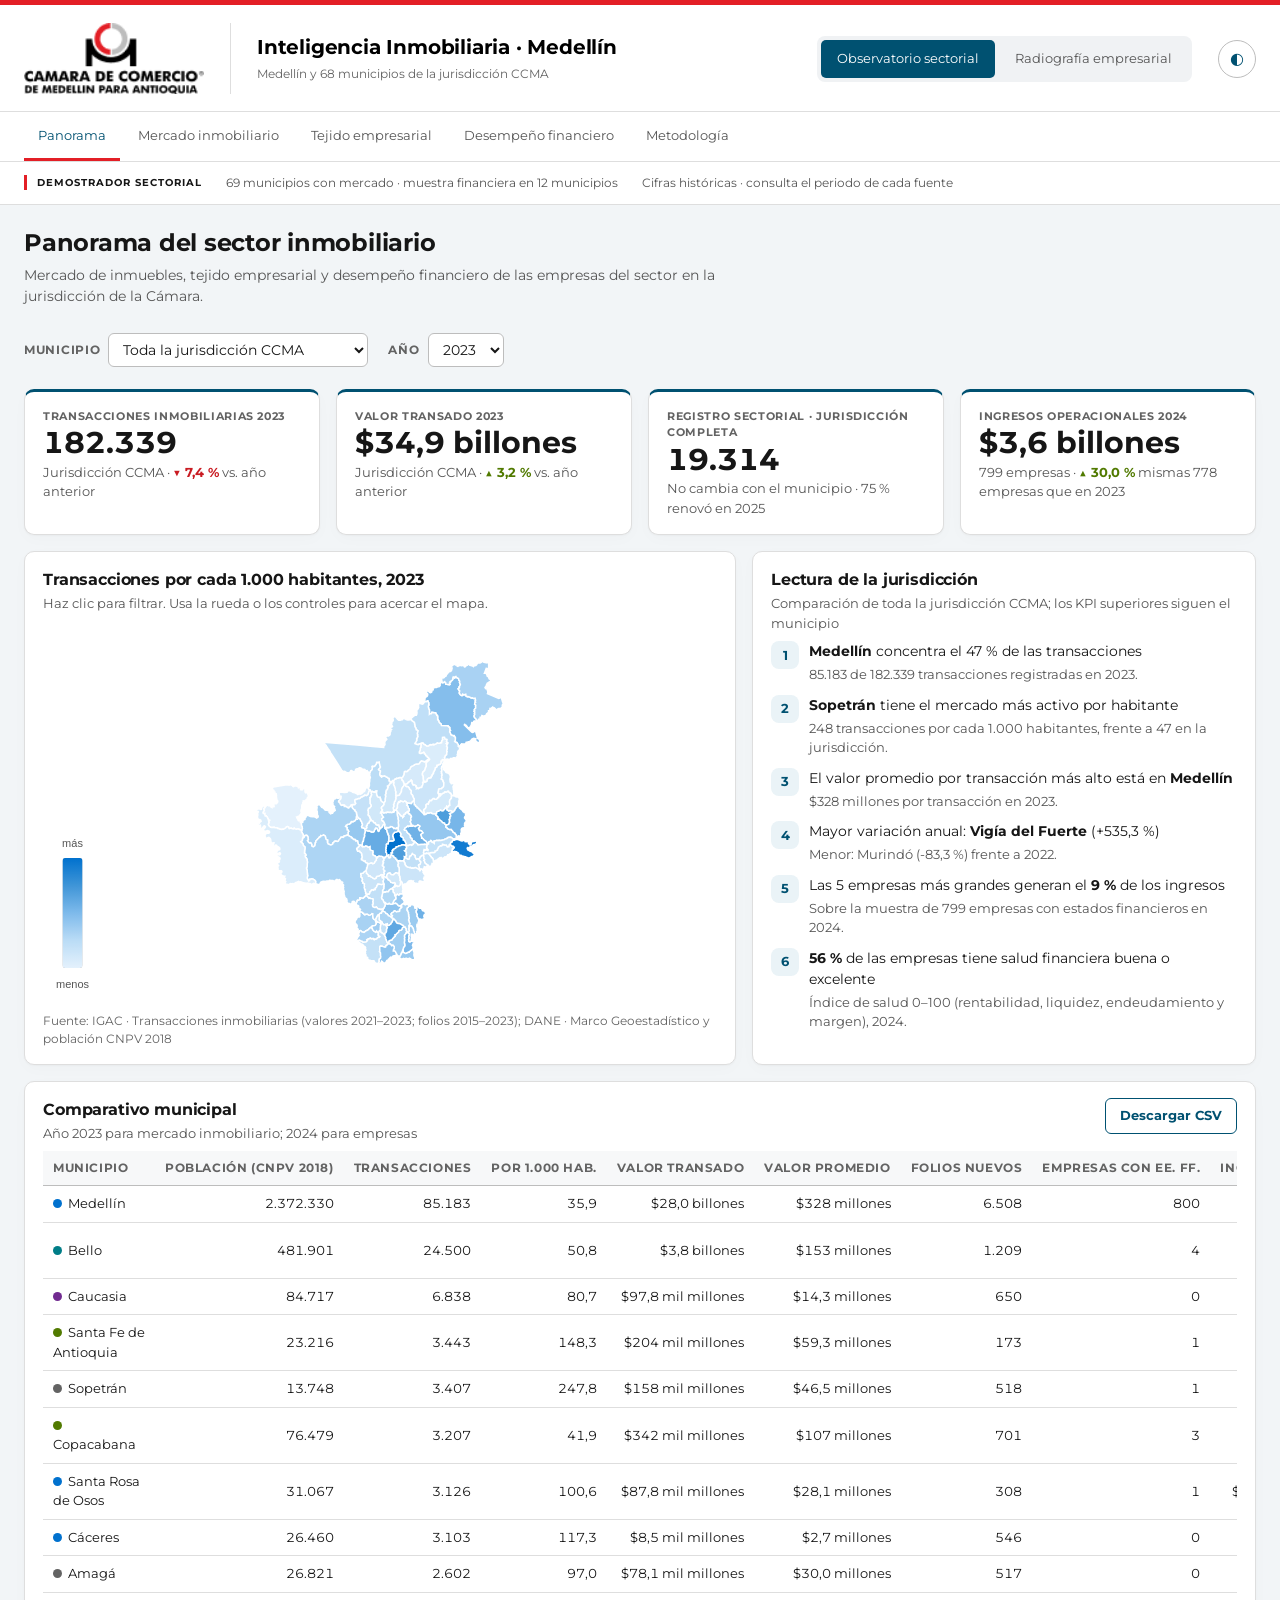
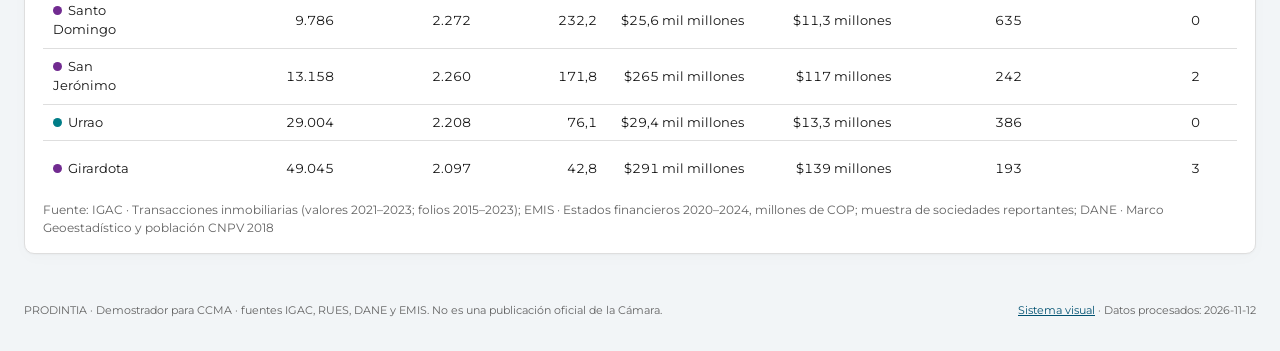
<file: index.html>
<!doctype html>
<html lang="es">
<head>
  <meta charset="utf-8">
  <meta name="viewport" content="width=device-width, initial-scale=1">
  <title>Inteligencia Inmobiliaria · Medellín</title>
  <meta name="description" content="Demostrador de tableros del sector inmobiliario de la jurisdicción de la Cámara de Comercio de Medellín para Antioquia.">
  <link rel="icon" type="image/png" href="assets/ccma_icono_menu_original.svg">
  <link rel="stylesheet" href="assets/ccma-tablero.tokens.css">
  <link rel="stylesheet" href="styles.css">
  <link rel="stylesheet" href="ccma.css">
</head>
<body>
  <header class="encabezado">
    <div class="encabezado-inner">
      <img class="logo" src="assets/ccma_logo_principal_original.png" alt="Cámara de Comercio de Medellín para Antioquia">
      <span class="sep" aria-hidden="true"></span>
      <div class="titulo">
        <h1>Inteligencia Inmobiliaria · Medellín</h1>
        <p>Medellín y 68 municipios de la jurisdicción CCMA</p>
      </div>
      <div class="selector-tablero" role="tablist" aria-label="Tablero">
        <button role="tab" data-tablero="observatorio">Observatorio sectorial</button>
        <button role="tab" data-tablero="radiografia">Radiografía empresarial</button>
      </div>
      <button class="btn-tema" id="btnTema" title="Cambiar tema claro/oscuro" aria-label="Cambiar tema claro/oscuro">◐</button>
    </div>
  </header>

  <nav class="subnav" aria-label="Secciones"><div class="subnav-inner" id="subnav"></div></nav>

  <div class="alcance"><div><b>Demostrador sectorial</b><span>69 municipios con mercado · muestra financiera en 12 municipios</span><span>Cifras históricas · consulta el periodo de cada fuente</span></div></div>
  <main id="vista" tabindex="-1"></main>

  <footer class="pie">
    <span>PRODINTIA · Demostrador para CCMA · fuentes IGAC, RUES, DANE y EMIS. No es una publicación oficial de la Cámara.</span>
    <span><a href="guia-marca.html">Sistema visual</a> · <span id="pieFecha"></span></span>
  </footer>

  <script src="vendor/echarts.min.js"></script>
  <script src="data/geo.js"></script>
  <script src="data/datos.js"></script>
  <script src="app.js"></script>
  <script src="observatorio.js"></script>
  <script src="radiografia.js"></script>
  <script>App.iniciar();</script>
</body>
</html>
</file>
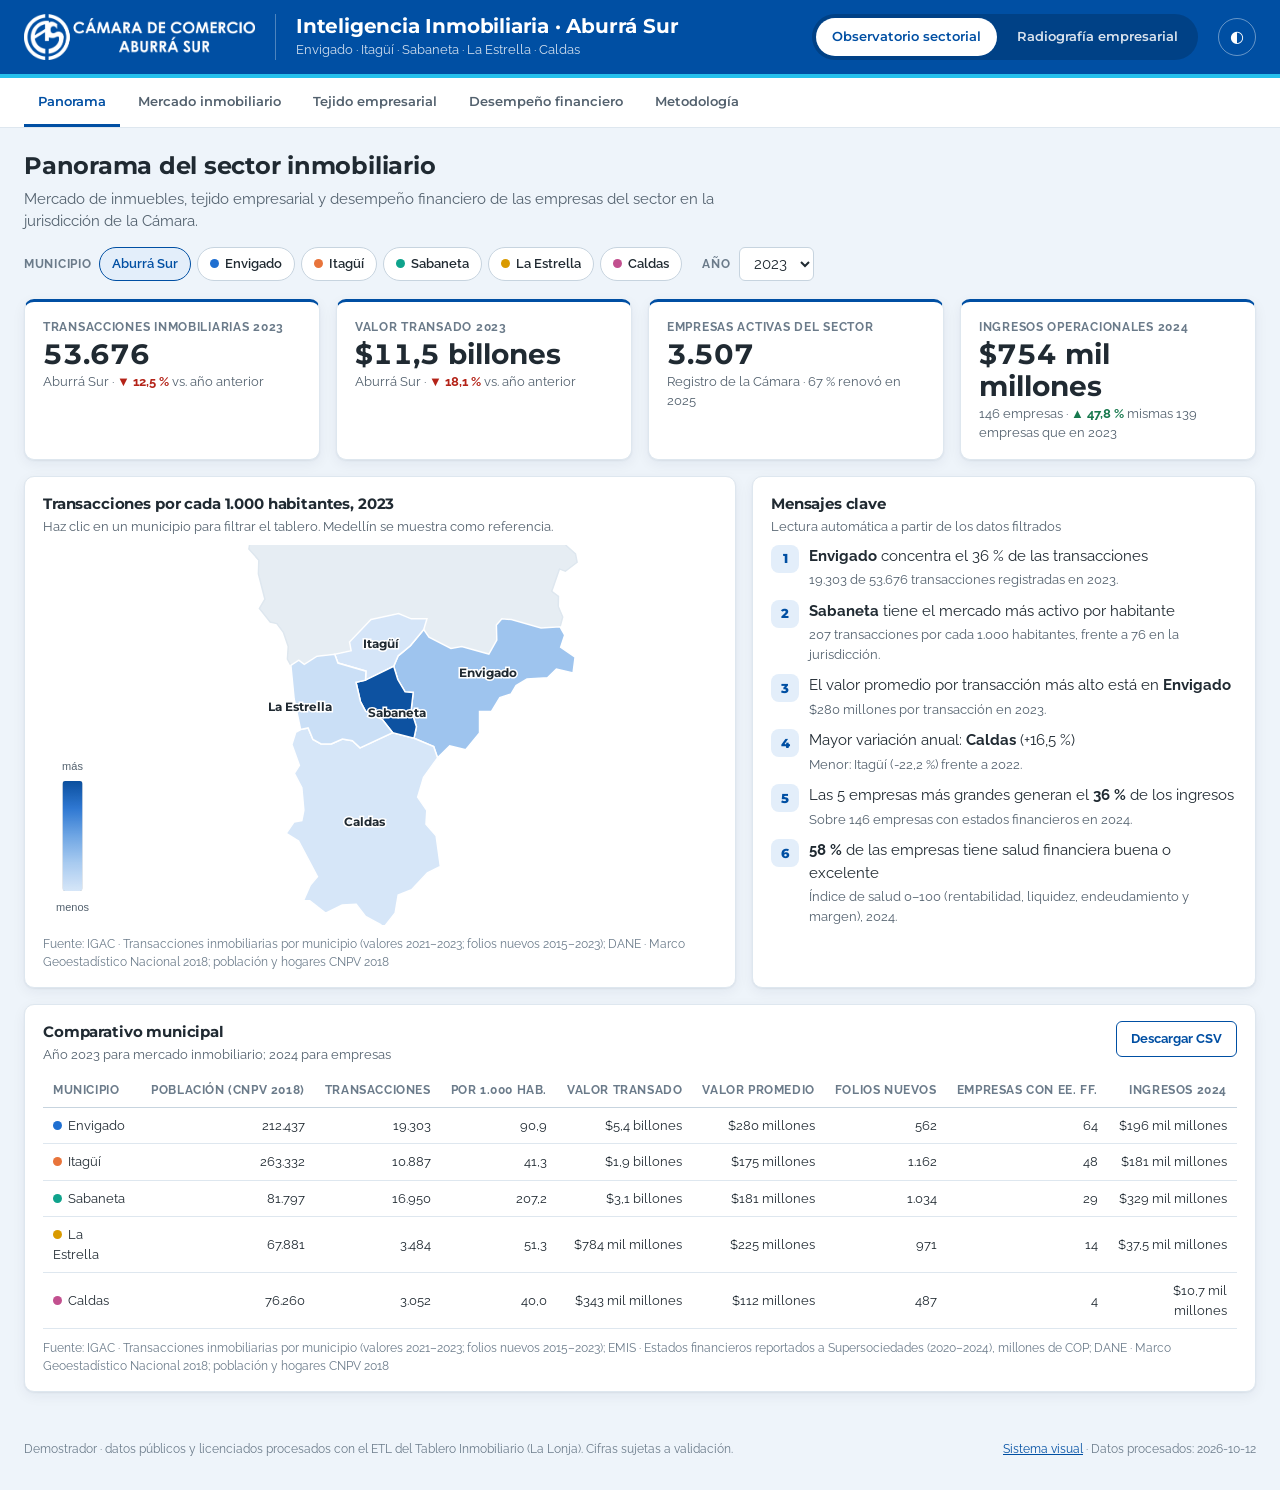
<file: web/index.html>
<!doctype html>
<html lang="es">
<head>
  <meta charset="utf-8">
  <meta name="viewport" content="width=device-width, initial-scale=1">
  <title>Inteligencia Inmobiliaria Aburrá Sur</title>
  <meta name="description" content="Demostrador de tableros del sector inmobiliario de la jurisdicción de la Cámara de Comercio Aburrá Sur.">
  <link rel="icon" type="image/png" href="assets/ccas_isotipo_color.png">
  <link rel="preconnect" href="https://fonts.googleapis.com">
  <link rel="preconnect" href="https://fonts.gstatic.com" crossorigin>
  <link href="https://fonts.googleapis.com/css2?family=Montserrat:wght@500;600;700;800&family=Raleway:wght@400;500;600;700&display=swap" rel="stylesheet">
  <link rel="stylesheet" href="assets/ccas-tablero.tokens.css">
  <link rel="stylesheet" href="styles.css">
</head>
<body>
  <header class="encabezado">
    <div class="encabezado-inner">
      <img class="logo" src="assets/ccas_logo_negativo.png" alt="Cámara de Comercio Aburrá Sur">
      <span class="sep" aria-hidden="true"></span>
      <div class="titulo">
        <h1>Inteligencia Inmobiliaria · Aburrá Sur</h1>
        <p>Envigado · Itagüí · Sabaneta · La Estrella · Caldas</p>
      </div>
      <div class="selector-tablero" role="tablist" aria-label="Tablero">
        <button role="tab" data-tablero="observatorio">Observatorio sectorial</button>
        <button role="tab" data-tablero="radiografia">Radiografía empresarial</button>
      </div>
      <button class="btn-tema" id="btnTema" title="Cambiar tema claro/oscuro" aria-label="Cambiar tema claro/oscuro">◐</button>
    </div>
  </header>

  <nav class="subnav" aria-label="Secciones"><div class="subnav-inner" id="subnav"></div></nav>

  <main id="vista" tabindex="-1"></main>

  <footer class="pie">
    <span>Demostrador · datos públicos y licenciados procesados con el ETL del Tablero Inmobiliario (La Lonja). Cifras sujetas a validación.</span>
    <span><a href="guia-marca.html">Sistema visual</a> · <span id="pieFecha"></span></span>
  </footer>

  <script src="vendor/echarts.min.js"></script>
  <script src="data/geo.js"></script>
  <script src="data/datos.js"></script>
  <script src="app.js"></script>
  <script src="observatorio.js"></script>
  <script src="radiografia.js"></script>
  <script>App.iniciar();</script>
</body>
</html>
</file>
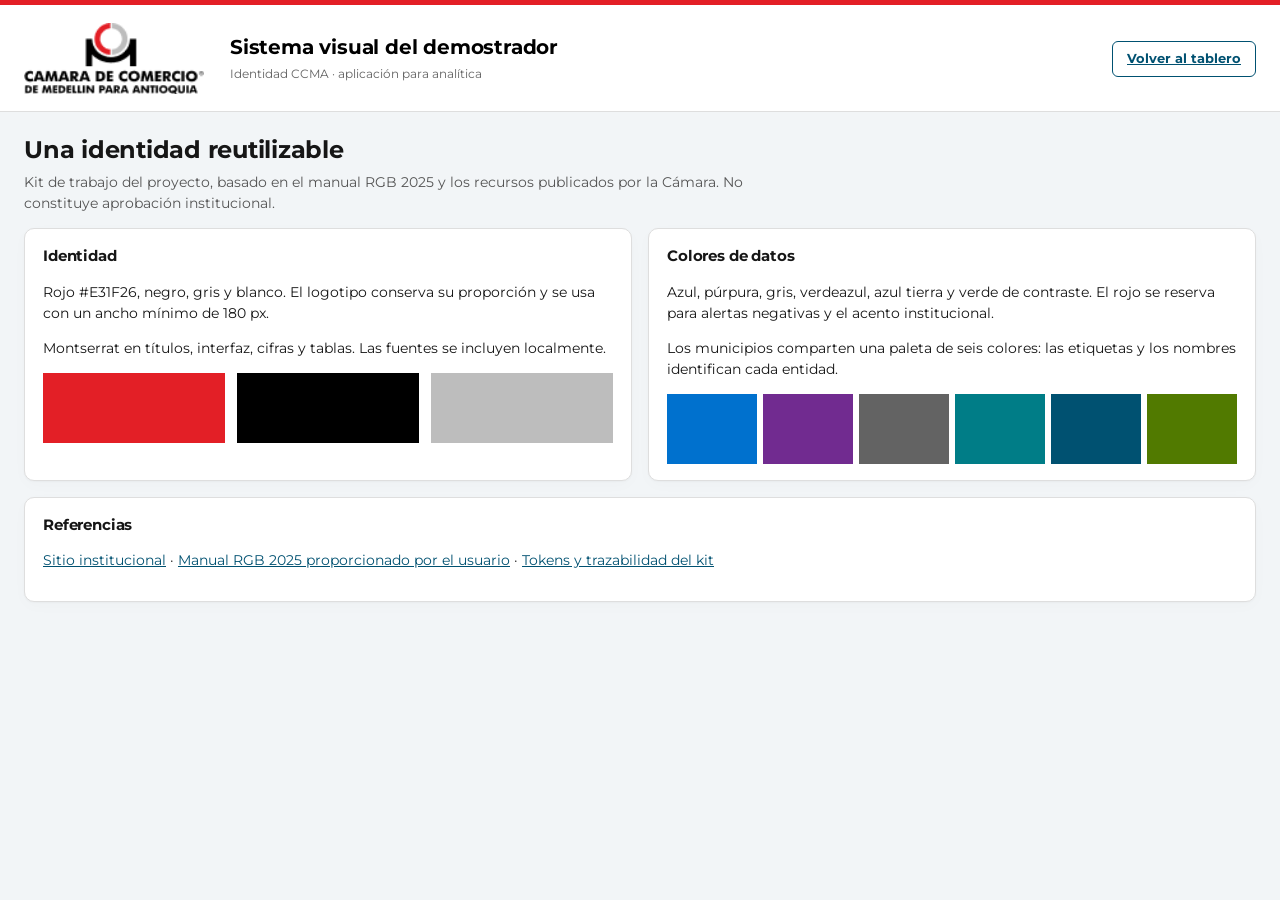
<file: guia-marca.html>
<!doctype html><html lang="es"><head><meta charset="utf-8"><meta name="viewport" content="width=device-width,initial-scale=1"><title>Sistema visual · CCMA</title><link rel="stylesheet" href="assets/ccma-tablero.tokens.css"><link rel="stylesheet" href="styles.css"><link rel="stylesheet" href="ccma.css"></head><body><header class="encabezado"><div class="encabezado-inner"><a href="index.html"><img class="logo" src="assets/ccma_logo_principal_original.png" alt="Cámara de Comercio de Medellín para Antioquia"></a><div class="titulo"><h1>Sistema visual del demostrador</h1><p>Identidad CCMA · aplicación para analítica</p></div><a class="btn sec" href="index.html">Volver al tablero</a></div></header><main><div class="seccion-titulo"><div><h2>Una identidad reutilizable</h2><p>Kit de trabajo del proyecto, basado en el manual RGB 2025 y los recursos publicados por la Cámara. No constituye aprobación institucional.</p></div></div><div class="grid"><section class="card c6"><h3>Identidad</h3><p>Rojo #E31F26, negro, gris y blanco. El logotipo conserva su proporción y se usa con un ancho mínimo de 180 px.</p><p>Montserrat en títulos, interfaz, cifras y tablas. Las fuentes se incluyen localmente.</p><div style="display:flex;height:70px;gap:12px"><span style="background:#E31F26;flex:1"></span><span style="background:#000;flex:1"></span><span style="background:#BDBDBD;flex:1"></span></div></section><section class="card c6"><h3>Colores de datos</h3><p>Azul, púrpura, gris, verdeazul, azul tierra y verde de contraste. El rojo se reserva para alertas negativas y el acento institucional.</p><p>Los municipios comparten una paleta de seis colores: las etiquetas y los nombres identifican cada entidad.</p><div style="display:flex;height:70px;gap:6px"><span style="background:#0071CE;flex:1"></span><span style="background:#712B90;flex:1"></span><span style="background:#636363;flex:1"></span><span style="background:#007D87;flex:1"></span><span style="background:#005171;flex:1"></span><span style="background:#517A00;flex:1"></span></div></section><section class="card c12"><h3>Referencias</h3><p><a href="https://www.camaramedellin.com.co/" target="_blank" rel="noopener">Sitio institucional</a> · <a href="https://es.scribd.com/document/936443145/CCMA-Manual-RGB-2025-compressed-2" target="_blank" rel="noopener">Manual RGB 2025 proporcionado por el usuario</a> · <a href="assets/ccma.brand.json">Tokens y trazabilidad del kit</a></p></section></div></main></body></html>
</file>
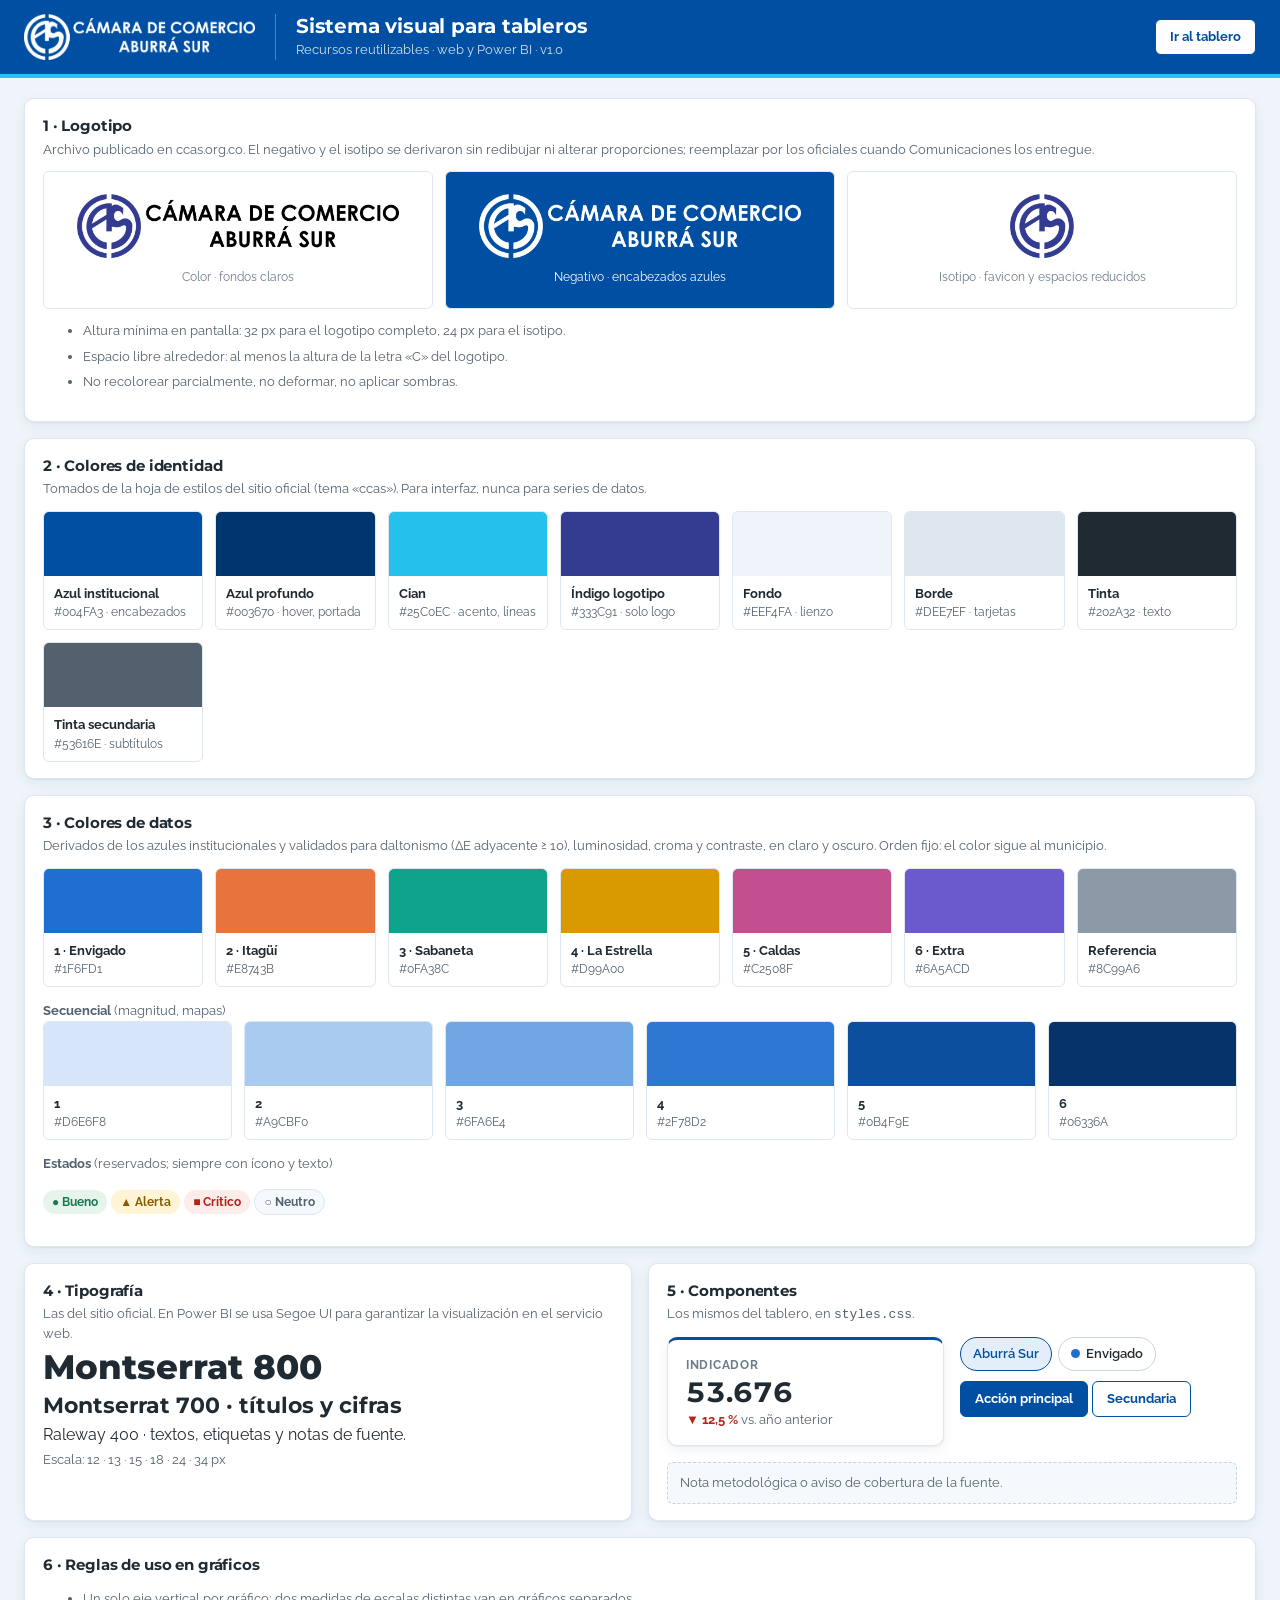
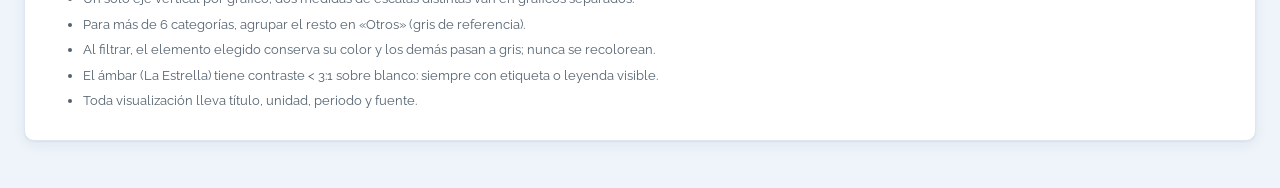
<file: web/guia-marca.html>
<!doctype html>
<html lang="es">
<head>
  <meta charset="utf-8">
  <meta name="viewport" content="width=device-width, initial-scale=1">
  <title>Sistema visual CCAS</title>
  <meta name="description" content="Guía del sistema visual reutilizable para tableros de la Cámara de Comercio Aburrá Sur.">
  <link rel="icon" type="image/png" href="assets/ccas_isotipo_color.png">
  <link href="https://fonts.googleapis.com/css2?family=Montserrat:wght@500;600;700;800&family=Raleway:wght@400;500;600;700&display=swap" rel="stylesheet">
  <link rel="stylesheet" href="assets/ccas-tablero.tokens.css">
  <link rel="stylesheet" href="styles.css">
  <style>
    .muestras { display: grid; grid-template-columns: repeat(auto-fill, minmax(150px, 1fr)); gap: 12px; }
    .muestra { border: 1px solid var(--border); border-radius: var(--radius-sm); overflow: hidden; background: var(--surface); }
    .muestra .c { height: 64px; }
    .muestra div:last-child { padding: 8px 10px; font-size: var(--fs-xs); color: var(--text-2); }
    .muestra b { display: block; color: var(--text); font-size: var(--fs-sm); }
    .logos { display: grid; grid-template-columns: repeat(auto-fit, minmax(240px, 1fr)); gap: 12px; }
    .logos figure { margin: 0; border: 1px solid var(--border); border-radius: var(--radius-sm); padding: 22px; display: grid; place-items: center; min-height: 130px; }
    .logos figure img { max-width: 100%; max-height: 64px; }
    .logos figcaption { font-size: var(--fs-xs); color: var(--text-3); margin-top: 10px; }
    .tipo p { margin: 6px 0; }
    .regla { font-size: var(--fs-sm); color: var(--text-2); }
    .regla li { margin-bottom: 6px; }
  </style>
</head>
<body>
  <header class="encabezado"><div class="encabezado-inner">
    <img class="logo" src="assets/ccas_logo_negativo.png" alt="Cámara de Comercio Aburrá Sur">
    <span class="sep" aria-hidden="true"></span>
    <div class="titulo"><h1>Sistema visual para tableros</h1><p>Recursos reutilizables · web y Power BI · v1.0</p></div>
    <a class="btn sec" href="index.html" style="text-decoration:none">Ir al tablero</a>
  </div></header>
  <main>
    <div class="grid">
      <section class="card c12"><h3>1 · Logotipo</h3>
        <p class="sub">Archivo publicado en ccas.org.co. El negativo y el isotipo se derivaron sin redibujar ni alterar proporciones; reemplazar por los oficiales cuando Comunicaciones los entregue.</p>
        <div class="logos" style="margin-top:12px">
          <figure style="background:#fff"><img src="assets/ccas_logo_color.png" alt="Logotipo a color"><figcaption>Color · fondos claros</figcaption></figure>
          <figure style="background:#004FA3"><img src="assets/ccas_logo_negativo.png" alt="Logotipo negativo"><figcaption style="color:#fff">Negativo · encabezados azules</figcaption></figure>
          <figure style="background:#fff"><img src="assets/ccas_isotipo_color.png" alt="Isotipo"><figcaption>Isotipo · favicon y espacios reducidos</figcaption></figure>
        </div>
        <ul class="regla" style="margin-top:12px"><li>Altura mínima en pantalla: 32 px para el logotipo completo, 24 px para el isotipo.</li>
          <li>Espacio libre alrededor: al menos la altura de la letra «C» del logotipo.</li><li>No recolorear parcialmente, no deformar, no aplicar sombras.</li></ul>
      </section>
      <section class="card c12"><h3>2 · Colores de identidad</h3><p class="sub">Tomados de la hoja de estilos del sitio oficial (tema «ccas»). Para interfaz, nunca para series de datos.</p>
        <div class="muestras" style="margin-top:12px" id="identidad"></div></section>
      <section class="card c12"><h3>3 · Colores de datos</h3>
        <p class="sub">Derivados de los azules institucionales y validados para daltonismo (ΔE adyacente ≥ 10), luminosidad, croma y contraste, en claro y oscuro. Orden fijo: el color sigue al municipio.</p>
        <div class="muestras" style="margin-top:12px" id="datos"></div>
        <p class="sub" style="margin-top:14px"><b>Secuencial</b> (magnitud, mapas)</p><div class="muestras" id="seq" style="grid-template-columns:repeat(6,1fr)"></div>
        <p class="sub" style="margin-top:14px"><b>Estados</b> (reservados; siempre con ícono y texto)</p>
        <p><span class="badge ok">● Bueno</span> <span class="badge alerta">▲ Alerta</span> <span class="badge critico">■ Crítico</span> <span class="badge neutro">○ Neutro</span></p></section>
      <section class="card c6 tipo"><h3>4 · Tipografía</h3><p class="sub">Las del sitio oficial. En Power BI se usa Segoe UI para garantizar la visualización en el servicio web.</p>
        <p style="font:800 34px/1.1 var(--font-titulos)">Montserrat 800</p><p style="font:700 22px var(--font-titulos)">Montserrat 700 · títulos y cifras</p>
        <p style="font:400 16px var(--font-texto)">Raleway 400 · textos, etiquetas y notas de fuente.</p>
        <p class="sub">Escala: 12 · 13 · 15 · 18 · 24 · 34 px</p></section>
      <section class="card c6"><h3>5 · Componentes</h3><p class="sub">Los mismos del tablero, en <code>styles.css</code>.</p>
        <div class="grid" style="margin-top:12px">
          <div class="card kpi c6"><span class="etq">Indicador</span><span class="valor">53.676</span><span class="contexto"><span class="delta down">▼ 12,5 %</span> vs. año anterior</span></div>
          <div class="c6" style="display:grid;gap:10px;align-content:start"><div class="chips"><button class="chip" aria-pressed="true">Aburrá Sur</button><button class="chip" aria-pressed="false"><i class="punto" style="background:var(--serie-1)"></i>Envigado</button></div>
            <div><button class="btn">Acción principal</button> <button class="btn sec">Secundaria</button></div></div>
          <div class="c12 nota">Nota metodológica o aviso de cobertura de la fuente.</div>
        </div></section>
      <section class="card c12"><h3>6 · Reglas de uso en gráficos</h3><ul class="regla">
        <li>Un solo eje vertical por gráfico; dos medidas de escalas distintas van en gráficos separados.</li>
        <li>Para más de 6 categorías, agrupar el resto en «Otros» (gris de referencia).</li>
        <li>Al filtrar, el elemento elegido conserva su color y los demás pasan a gris; nunca se recolorean.</li>
        <li>El ámbar (La Estrella) tiene contraste &lt; 3:1 sobre blanco: siempre con etiqueta o leyenda visible.</li>
        <li>Toda visualización lleva título, unidad, periodo y fuente.</li></ul></section>
    </div>
  </main>
  <script>
    const v = n => getComputedStyle(document.documentElement).getPropertyValue(n).trim();
    const pinta = (id, items) => document.getElementById(id).innerHTML = items.map(([n, t, d]) =>
      `<div class="muestra"><div class="c" style="background:var(${t})"></div><div><b>${n}</b>${v(t)}${d ? " · " + d : ""}</div></div>`).join("");
    pinta("identidad", [["Azul institucional", "--ccas-azul", "encabezados"], ["Azul profundo", "--ccas-azul-profundo", "hover, portada"],
      ["Cian", "--ccas-cian", "acento, líneas"], ["Índigo logotipo", "--ccas-indigo-logo", "solo logo"], ["Fondo", "--bg", "lienzo"],
      ["Borde", "--border", "tarjetas"], ["Tinta", "--text", "texto"], ["Tinta secundaria", "--text-2", "subtítulos"]]);
    pinta("datos", [["1 · Envigado", "--serie-1"], ["2 · Itagüí", "--serie-2"], ["3 · Sabaneta", "--serie-3"], ["4 · La Estrella", "--serie-4"],
      ["5 · Caldas", "--serie-5"], ["6 · Extra", "--serie-6"], ["Referencia", "--serie-ref"]]);
    pinta("seq", [1, 2, 3, 4, 5, 6].map(i => [String(i), `--seq-${i}`]));
  </script>
</body>
</html>
</file>
<file: assets/ccma-tablero.tokens.css>
@font-face{font-family:Montserrat;src:url('fonts/Montserrat-Regular.ttf') format('truetype');font-style:normal;font-weight:400 600;font-display:swap}
@font-face{font-family:Montserrat;src:url('fonts/Montserrat-Bold.ttf') format('truetype');font-style:normal;font-weight:700 900;font-display:swap}
:root{color-scheme:light;--brand-accent:#E31F26;--bg:#F2F5F7;--surface:#FFF;--surface-2:#F7F8F9;--border:#DEDEDE;--border-strong:#BDBDBD;--text:#161616;--text-2:#555;--text-3:#636363;--grid:#E6E9EC;--header-bg:#FFF;--header-text:#161616;--accent:#005171;--accent-soft:#EAF3F7;--focus:#0071CE;--serie-1:#0071CE;--serie-2:#712B90;--serie-3:#636363;--serie-4:#007D87;--serie-5:#005171;--serie-6:#517A00;--serie-ref:#8B9298;--seq-1:#E4F1FC;--seq-2:#BADCF6;--seq-3:#7EBAEB;--seq-4:#3F95D7;--seq-5:#0071CE;--seq-6:#005171;--div-neg:#E31F26;--div-mid:#E8ECEF;--div-pos:#0071CE;--ok:#517A00;--ok-bg:#EEF4E3;--alerta:#805500;--alerta-bg:#FFF3D5;--critico:#C91B22;--critico-bg:#FDEBED;--font-titulos:'Montserrat','Segoe UI',Arial,sans-serif;--font-texto:'Montserrat','Segoe UI',Arial,sans-serif;--fs-xs:12px;--fs-sm:13px;--fs-md:14px;--fs-lg:18px;--fs-xl:24px;--fs-hero:34px;--sp-1:4px;--sp-2:8px;--sp-3:12px;--sp-4:16px;--sp-5:20px;--sp-6:24px;--sp-8:32px;--radius:10px;--radius-sm:6px;--shadow:0 1px 2px #00000007,0 4px 16px #00000005}
:root[data-theme=dark]{color-scheme:dark;--bg:#15181D;--surface:#20252B;--surface-2:#282F36;--border:#38414A;--border-strong:#5C6873;--text:#F4F6F8;--text-2:#C8D0D7;--text-3:#B3BFC9;--grid:#34404A;--accent:#77BCEC;--accent-soft:#183A4E;--focus:#85C7F4;--serie-1:#65B4F2;--serie-2:#BD8BD2;--serie-3:#BDBDBD;--serie-4:#4AC2C9;--serie-5:#95D2ED;--serie-6:#A6CB60;--serie-ref:#9DAAB6;--seq-1:#173447;--seq-2:#24536D;--seq-3:#337BA7;--seq-4:#65A5D5;--seq-5:#95C9EE;--seq-6:#C4E4FC;--ok:#B3D479;--ok-bg:#273620;--alerta:#F4CA76;--alerta-bg:#41351D;--critico:#FF9295;--critico-bg:#47272C;--shadow:0 1px 6px #0003}
@media(prefers-color-scheme:dark){:root:not([data-theme=light]):not([data-theme=dark]){color-scheme:light}}
</file>
<file: styles.css>
/* Componentes del tablero. Los valores vienen de assets/ccma-tablero.tokens.css */
* { box-sizing: border-box; }
html, body { margin: 0; }
body {
  background: var(--bg); color: var(--text);
  font: 400 var(--fs-md)/1.5 var(--font-texto);
  -webkit-font-smoothing: antialiased;
}
h1, h2, h3, h4 { font-family: var(--font-titulos); margin: 0; color: var(--text); letter-spacing: -0.01em; }
a { color: var(--accent); }
button, input, select { font: inherit; color: inherit; }
:focus-visible { outline: 3px solid var(--focus); outline-offset: 2px; border-radius: 4px; }
.sr-only { position: absolute; width: 1px; height: 1px; overflow: hidden; clip: rect(0 0 0 0); white-space: nowrap; }
.num { font-variant-numeric: tabular-nums; }

/* ---------- Encabezado institucional ---------- */
.encabezado { background: var(--header-bg); color: var(--header-text); position: relative; }
.encabezado::after { content: ""; position: absolute; left: 0; right: 0; bottom: 0; height: 4px; background: var(--brand-accent); }
.encabezado-inner { max-width: 1440px; margin: 0 auto; padding: 14px 24px 18px; display: flex; align-items: center; gap: 20px; flex-wrap: wrap; }
.encabezado .logo { height: 46px; width: auto; display: block; }
.encabezado .sep { width: 1px; align-self: stretch; background: rgb(255 255 255 / 30%); }
.encabezado .titulo { flex: 1 1 260px; min-width: 0; }
.encabezado .titulo h1 { color: #fff; font-size: 20px; font-weight: 700; line-height: 1.2; }
.encabezado .titulo p { margin: 2px 0 0; font-size: var(--fs-sm); color: rgb(255 255 255 / 82%); }
.selector-tablero { display: flex; gap: 4px; background: rgb(0 0 0 / 18%); padding: 4px; border-radius: 999px; }
.selector-tablero button {
  border: 0; background: transparent; color: rgb(255 255 255 / 85%); padding: 8px 16px; border-radius: 999px;
  font-family: var(--font-titulos); font-weight: 600; font-size: var(--fs-sm); cursor: pointer; min-height: 38px;
}
.selector-tablero button[aria-selected="true"] { background: #fff; color: var(--brand-accent); }
.btn-tema { border: 1px solid rgb(255 255 255 / 40%); background: transparent; color: #fff; border-radius: 999px; width: 38px; height: 38px; cursor: pointer; font-size: 16px; }

/* ---------- Sub-navegación ---------- */
.subnav { background: var(--surface); border-bottom: 1px solid var(--border); position: sticky; top: 0; z-index: 20; }
.subnav-inner { max-width: 1440px; margin: 0 auto; padding: 0 24px; display: flex; gap: 4px; overflow-x: auto; scrollbar-width: none; }
.subnav button {
  border: 0; background: none; padding: 14px 14px 12px; cursor: pointer; white-space: nowrap;
  font-family: var(--font-titulos); font-weight: 600; font-size: var(--fs-sm); color: var(--text-2);
  border-bottom: 3px solid transparent;
}
.subnav button:hover { color: var(--text); }
.subnav button[aria-selected="true"] { color: var(--accent); border-bottom-color: var(--accent); }

/* ---------- Contenido ---------- */
main { max-width: 1440px; margin: 0 auto; padding: 20px 24px 48px; }
.seccion-titulo { display: flex; align-items: flex-end; justify-content: space-between; gap: 16px; flex-wrap: wrap; margin-bottom: 14px; }
.seccion-titulo h2 { font-size: var(--fs-xl); font-weight: 700; }
.seccion-titulo p { margin: 4px 0 0; color: var(--text-2); max-width: 760px; }

/* ---------- Filtros ---------- */
.filtros { display: flex; flex-wrap: wrap; gap: 12px 20px; align-items: center; margin-bottom: 18px; }
.filtro { display: flex; align-items: center; gap: 8px; flex-wrap: wrap; }
.filtro > span { font-size: var(--fs-xs); font-weight: 700; text-transform: uppercase; letter-spacing: .06em; color: var(--text-3); }
.chips { display: flex; flex-wrap: wrap; gap: 6px; }
.chip {
  border: 1px solid var(--border-strong); background: var(--surface); border-radius: 999px; padding: 6px 12px;
  font-size: var(--fs-sm); font-weight: 600; cursor: pointer; display: inline-flex; align-items: center; gap: 6px; min-height: 34px;
}
.chip .punto { width: 9px; height: 9px; border-radius: 50%; }
.chip[aria-pressed="true"] { background: var(--accent-soft); border-color: var(--accent); color: var(--accent); }
.select { border: 1px solid var(--border-strong); background: var(--surface); border-radius: var(--radius-sm); padding: 6px 10px; min-height: 34px; }

/* ---------- Rejilla ---------- */
.grid { display: grid; gap: 16px; grid-template-columns: repeat(12, minmax(0, 1fr)); }
.c3 { grid-column: span 3; } .c4 { grid-column: span 4; } .c5 { grid-column: span 5; } .c6 { grid-column: span 6; }
.c7 { grid-column: span 7; } .c8 { grid-column: span 8; } .c12 { grid-column: span 12; }
@media (max-width: 1100px) { .c3 { grid-column: span 6; } .c4, .c5, .c7, .c8 { grid-column: span 12; } .c6 { grid-column: span 12; } }
@media (max-width: 640px) {
  .c3 { grid-column: span 12; }
  main { padding: 16px 16px 40px; }
  .encabezado-inner, .subnav-inner { padding-left: 16px; padding-right: 16px; }
  .encabezado .sep { display: none; }
}

/* ---------- Tarjetas ---------- */
.card { background: var(--surface); border: 1px solid var(--border); border-radius: var(--radius); box-shadow: var(--shadow); padding: 16px 18px; min-width: 0; }
.card h3 { font-size: 15px; font-weight: 700; }
.card .sub { margin: 2px 0 0; color: var(--text-2); font-size: var(--fs-sm); }
.card .fuente { margin: 10px 0 0; color: var(--text-3); font-size: var(--fs-xs); }
.card-head { display: flex; justify-content: space-between; align-items: flex-start; gap: 12px; margin-bottom: 8px; }
.chart { width: 100%; height: 300px; }
.chart.alto { height: 380px; }
.chart.bajo { height: 220px; }
.leyenda { display: flex; flex-wrap: wrap; gap: 6px 14px; font-size: var(--fs-xs); color: var(--text-2); margin-top: 4px; }
.leyenda i { display: inline-block; width: 10px; height: 10px; border-radius: 2px; margin-right: 5px; vertical-align: -1px; }
.leyenda i.linea { height: 3px; width: 14px; vertical-align: 3px; }
.leyenda i.ref { background: repeating-linear-gradient(90deg, var(--serie-ref) 0 4px, transparent 4px 7px) !important; }

/* KPI */
.kpi { display: flex; flex-direction: column; gap: 2px; }
.kpi .etq { font-size: var(--fs-xs); font-weight: 700; text-transform: uppercase; letter-spacing: .06em; color: var(--text-3); }
.kpi .valor { font-family: var(--font-titulos); font-size: 28px; font-weight: 700; line-height: 1.15; color: var(--text); font-variant-numeric: tabular-nums; }
.kpi .contexto { font-size: var(--fs-sm); color: var(--text-2); }
.kpi { border-top: 3px solid var(--accent); }
.delta { display: inline-flex; align-items: center; gap: 3px; font-weight: 700; font-size: var(--fs-sm); }
.delta.up { color: var(--ok); } .delta.down { color: var(--critico); } .delta.flat { color: var(--text-2); }

/* Insignias de estado (siempre con texto) */
.badge { display: inline-flex; align-items: center; gap: 5px; padding: 3px 9px; border-radius: 999px; font-size: var(--fs-xs); font-weight: 700; white-space: nowrap; }
.badge.ok { color: var(--ok); background: var(--ok-bg); }
.badge.alerta { color: var(--alerta); background: var(--alerta-bg); }
.badge.critico { color: var(--critico); background: var(--critico-bg); }
.badge.neutro { color: var(--text-2); background: var(--surface-2); border: 1px solid var(--border); }

/* Mensajes clave (patrón "guía" del tablero UdeM) */
.mensajes { list-style: none; margin: 0; padding: 0; display: grid; gap: 10px; }
.mensajes li { display: grid; grid-template-columns: 28px 1fr; gap: 10px; align-items: start; }
.mensajes .ico { width: 28px; height: 28px; border-radius: 8px; background: var(--accent-soft); color: var(--accent); display: grid; place-items: center; font-weight: 800; font-family: var(--font-titulos); font-size: 13px; }
.mensajes p { margin: 3px 0 0; font-size: var(--fs-sm); color: var(--text-2); }
.mensajes strong { color: var(--text); }

/* Tablas */
.tabla-wrap { overflow-x: auto; }
table.tabla { width: 100%; border-collapse: collapse; font-size: var(--fs-sm); }
.tabla th { text-align: left; font-size: var(--fs-xs); text-transform: uppercase; letter-spacing: .05em; color: var(--text-3); font-weight: 700; padding: 8px 10px; border-bottom: 1px solid var(--border-strong); white-space: nowrap; }
.tabla th[data-orden] { cursor: pointer; }
.tabla th[data-orden]:hover { color: var(--text); }
.tabla td { padding: 8px 10px; border-bottom: 1px solid var(--border); font-variant-numeric: tabular-nums; }
.tabla td.n, .tabla th.n { text-align: right; }
.tabla tr.sel td { background: var(--accent-soft); font-weight: 700; }
.tabla tbody tr:hover td { background: var(--surface-2); }
.tabla tbody tr.click { cursor: pointer; }
.tabla .swatch { display: inline-block; width: 9px; height: 9px; border-radius: 50%; margin-right: 6px; }

/* Botones */
.btn { border: 1px solid var(--accent); background: var(--accent); color: #fff; border-radius: var(--radius-sm); padding: 7px 14px; font-weight: 700; font-size: var(--fs-sm); cursor: pointer; min-height: 36px; }
.btn.sec { background: var(--surface); color: var(--accent); }
[data-theme="dark"] .btn:not(.sec) { color: #08213F; }

/* Nota / aviso */
.nota { font-size: var(--fs-sm); color: var(--text-2); background: var(--surface-2); border: 1px dashed var(--border-strong); border-radius: var(--radius-sm); padding: 10px 12px; }

/* ---------- Radiografía ---------- */
.ficha { display: grid; grid-template-columns: 1fr auto; gap: 16px; align-items: center; }
.ficha h2 { font-size: 22px; }
.ficha .meta { display: flex; flex-wrap: wrap; gap: 6px 16px; color: var(--text-2); font-size: var(--fs-sm); margin-top: 6px; }
.ficha .meta b { color: var(--text); font-weight: 700; }
.buscador { display: flex; gap: 8px; flex-wrap: wrap; align-items: center; }
.buscador input { min-width: 280px; flex: 1; border: 1px solid var(--border-strong); background: var(--surface); border-radius: var(--radius-sm); padding: 8px 12px; min-height: 40px; }
.score { display: grid; grid-template-columns: auto 1fr; gap: 18px; align-items: center; }
.score .anillo { width: 120px; height: 120px; }
.componentes { display: grid; gap: 8px; }
.componente { display: grid; grid-template-columns: 110px 1fr 48px; gap: 8px; align-items: center; font-size: var(--fs-sm); }
.barra { height: 8px; background: var(--grid); border-radius: 4px; overflow: hidden; }
.barra > i { display: block; height: 100%; background: var(--serie-1); border-radius: 4px; }
.pct-lista { display: grid; gap: 14px; }
.pct-fila { display: grid; grid-template-columns: 170px 1fr 170px; gap: 12px; align-items: center; font-size: var(--fs-sm); }
.pct-track { position: relative; height: 26px; }
.pct-track::before { content: ""; position: absolute; left: 0; right: 0; top: 12px; height: 2px; background: var(--grid); }
.pct-track .q { position: absolute; top: 6px; width: 1px; height: 14px; background: var(--border-strong); }
.pct-track .q.med { background: var(--text-3); height: 18px; top: 4px; }
.pct-track .dot { position: absolute; top: 5px; width: 16px; height: 16px; margin-left: -8px; border-radius: 50%; background: var(--serie-1); border: 2px solid var(--surface); box-shadow: 0 0 0 1px var(--serie-1); }
.pct-fila .val { text-align: right; font-variant-numeric: tabular-nums; }
.pct-fila .val small { display: block; color: var(--text-3); font-size: var(--fs-xs); }
.diag { display: grid; gap: 10px; }
.diag-item { display: grid; grid-template-columns: auto 1fr; gap: 10px; align-items: start; padding: 10px 12px; border-radius: var(--radius-sm); background: var(--surface-2); border: 1px solid var(--border); }
.diag-item p { margin: 2px 0 0; color: var(--text-2); font-size: var(--fs-sm); }
.ruta { border-left: 3px solid var(--brand-accent); }

/* Metodología */
.flujo { display: grid; grid-template-columns: repeat(5, minmax(0, 1fr)); gap: 10px; }
.flujo .paso { background: var(--surface-2); border: 1px solid var(--border); border-radius: var(--radius-sm); padding: 12px; font-size: var(--fs-sm); }
.flujo .paso b { display: block; font-family: var(--font-titulos); color: var(--accent); margin-bottom: 4px; }
@media (max-width: 900px) { .flujo { grid-template-columns: 1fr 1fr; } }
.capacidades { columns: 2; column-gap: 28px; margin: 0; padding-left: 18px; font-size: var(--fs-sm); color: var(--text-2); }
.capacidades li { margin-bottom: 6px; break-inside: avoid; }
@media (max-width: 700px) { .capacidades { columns: 1; } .pct-fila { grid-template-columns: 1fr; } .componente { grid-template-columns: 90px 1fr 40px; } .ficha { grid-template-columns: 1fr; } }

/* Pie */
.pie { max-width: 1440px; margin: 0 auto; padding: 0 24px 32px; color: var(--text-3); font-size: var(--fs-xs); display: flex; justify-content: space-between; gap: 12px; flex-wrap: wrap; }

/* Impresión de la ficha */
@media print {
  .subnav, .filtros, .buscador, .btn-tema, .selector-tablero, .no-print { display: none !important; }
  body { background: #fff; }
  .card { box-shadow: none; break-inside: avoid; }
}
.kpi-par { grid-template-columns: repeat(2, minmax(0, 1fr)); }
@media (max-width: 640px) { .kpi-par { grid-template-columns: 1fr; } }
.flujo code { overflow-wrap: anywhere; }
@media (max-width: 480px) { .flujo { grid-template-columns: 1fr; } }
</file>
<file: ccma.css>
.encabezado{border-top:5px solid #E31F26}
.encabezado::after{height:1px;background:#DEDEDE}
.encabezado-inner{padding-top:18px;padding-bottom:18px;gap:26px}
.encabezado .logo{width:180px;height:auto;min-width:180px}
.encabezado .titulo h1{color:#000;font-size:20px}
.encabezado .titulo p{color:#636363;font-size:12px;margin-top:6px}
.encabezado .sep{background:#DEDEDE}
.selector-tablero{background:#F0F2F4;border-radius:8px}
.selector-tablero button{color:#555;border-radius:5px}
.selector-tablero button[aria-selected=true]{background:#005171;color:#FFF}
.btn-tema{color:#005171;border-color:#BDBDBD;flex-shrink:0}
.alcance{background:var(--surface);border-bottom:1px solid var(--border)}
.alcance>div{max-width:1440px;margin:auto;padding:12px 24px;display:flex;gap:12px 24px;flex-wrap:wrap;align-items:center;font-size:12px;color:var(--text-2)}
.alcance b{text-transform:uppercase;font-size:10px;letter-spacing:.1em;color:var(--text);padding-left:10px;border-left:3px solid #E31F26}
.card-head h3{font-size:16px}.kpi .valor{font-weight:700;font-size:30px}.kpi .etq{font-size:11px}
.tabla-wrap{max-height:640px;overflow:auto}.tabla thead th{position:sticky;top:0;background:var(--surface-2);z-index:2}
.municipio-select{min-width:260px;max-width:100%}.filtros{padding:12px 0 4px}.subnav button[aria-selected=true]{border-bottom-color:#E31F26}
.pie{font-size:11px}.anillo{min-height:160px}.capacidad-resumen{border-left:3px solid #0071CE;padding-left:14px}
@media(max-width:650px){.encabezado-inner{gap:16px;padding:18px 16px}.encabezado .titulo{flex-basis:100%}.encabezado .logo{width:180px}.encabezado .titulo h1{font-size:18px}.encabezado .sep{display:none}.selector-tablero{flex:1}.selector-tablero button{flex:1;padding:8px;font-size:11px}.alcance>div{padding:12px 16px;gap:8px}.alcance span{display:block;width:100%}.municipio-select{min-width:0;width:100%}.filtro{max-width:100%}.seccion-titulo h2{font-size:21px}.subnav-inner{padding:0 8px}main{padding-left:14px;padding-right:14px}.kpi .valor{font-size:25px}}
@media print{.alcance,.subnav{display:none}.encabezado{background:white!important}.encabezado .titulo h1{color:black!important}.tabla-wrap{max-height:none}}
</file>
<file: web/assets/ccas-tablero.tokens.css>
/* =============================================================================
   Sistema visual de tableros · Cámara de Comercio Aburrá Sur (CCAS)
   v1.0 · 12-10-2026

   Identidad: valores tomados del sitio oficial ccas.org.co (hoja de estilos del
   tema "ccas" y logotipo publicado), consultado el 12-10-2026:
     azul institucional #004FA3 · azul oscuro #003C7D / #003670 · cian #25C0EC
     índigo del logotipo #333C91 · tinta #202A32 · grises #53616E #748594
     fondos #EEF4FA #DEE7EF · tipografías Raleway y Montserrat.
   No es el manual oficial: al recibirlo de Comunicaciones, cambiar solo los
   valores de esta capa; los roles se conservan.

   Datos: paleta categórica derivada y validada (luminosidad, croma, daltonismo,
   contraste) en claro y oscuro. Ver SISTEMA_VISUAL.md.
   ============================================================================= */

:root {
  color-scheme: light;

  /* --- Identidad (interfaz) --- */
  --ccas-azul: #004FA3;
  --ccas-azul-hover: #003C7D;
  --ccas-azul-profundo: #003670;
  --ccas-cian: #25C0EC;
  --ccas-indigo-logo: #333C91;

  /* --- Superficies y texto --- */
  --bg: #EEF4FA;
  --surface: #FFFFFF;
  --surface-2: #F6F9FC;
  --border: #DEE7EF;
  --border-strong: #C7D4DF;
  --text: #202A32;
  --text-2: #53616E;
  --text-3: #6B7B8A;
  --grid: #E6EDF3;
  --header-bg: var(--ccas-azul);
  --header-text: #FFFFFF;
  --accent: var(--ccas-azul);
  --accent-soft: #E3EEFA;
  --focus: #0B63C5;

  /* --- Datos: categórica (orden fijo; el color sigue a la entidad) --- */
  --serie-1: #1F6FD1;  /* Envigado    · azul   */
  --serie-2: #E8743B;  /* Itagüí      · naranja */
  --serie-3: #0FA38C;  /* Sabaneta    · verde agua */
  --serie-4: #D99A00;  /* La Estrella · ámbar (contraste < 3:1: requiere etiqueta) */
  --serie-5: #C2508F;  /* Caldas      · magenta */
  --serie-6: #6A5ACD;  /* 6.ª serie   · violeta */
  --serie-ref: #8C99A6; /* referencia (Medellín, mediana de pares) */

  /* --- Datos: secuencial (un tono, claro → oscuro) --- */
  --seq-1: #D6E6F8; --seq-2: #A9CBF0; --seq-3: #6FA6E4; --seq-4: #2F78D2; --seq-5: #0B4F9E; --seq-6: #06336A;

  /* --- Datos: divergente --- */
  --div-neg: #E8743B; --div-mid: #E9EDF1; --div-pos: #1F6FD1;

  /* --- Estados (reservados; siempre con ícono o texto) --- */
  --ok: #18794E;      --ok-bg: #E6F4EC;
  --alerta: #8A5A00;  --alerta-bg: #FFF4D6;
  --critico: #B42318; --critico-bg: #FDECEA;

  /* --- Tipografía --- */
  --font-titulos: "Montserrat", "Segoe UI", Arial, sans-serif;
  --font-texto: "Raleway", "Segoe UI", Arial, sans-serif;
  --fs-xs: 12px; --fs-sm: 13px; --fs-md: 15px; --fs-lg: 18px; --fs-xl: 24px; --fs-hero: 34px;

  /* --- Espaciado, radios, sombras --- */
  --sp-1: 4px; --sp-2: 8px; --sp-3: 12px; --sp-4: 16px; --sp-5: 20px; --sp-6: 24px; --sp-8: 32px;
  --radius: 10px; --radius-sm: 6px;
  --shadow: 0 1px 2px rgb(16 42 74 / 6%), 0 4px 14px rgb(16 42 74 / 6%);
}

/* Modo oscuro: pasos propios validados contra la superficie oscura */
@media (prefers-color-scheme: dark) {
  :root:not([data-theme="light"]) {
    color-scheme: dark;
    --bg: #0C1726; --surface: #13233A; --surface-2: #182B45;
    --border: #22385A; --border-strong: #2E4A72;
    --text: #EAF1F8; --text-2: #B4C2D1; --text-3: #8FA0B3; --grid: #1F3352;
    --header-bg: #062F63; --accent: #6FB0FF; --accent-soft: #1B3558; --focus: #7DB8FF;
    --serie-1: #4A8FE8; --serie-2: #DE6A30; --serie-3: #14A890; --serie-4: #BE8200; --serie-5: #D2649E; --serie-6: #8B7FE0; --serie-ref: #7F8EA0;
    --seq-1: #1A3355; --seq-2: #1E4C86; --seq-3: #2A68B8; --seq-4: #4A8FE8; --seq-5: #86B6F2; --seq-6: #C4DCFA;
    --div-mid: #2A3B52;
    --ok: #5CC891; --ok-bg: #12352A; --alerta: #F0BE4A; --alerta-bg: #3A2E10; --critico: #FF8A80; --critico-bg: #3D1A1A;
    --shadow: 0 1px 2px rgb(0 0 0 / 30%);
  }
}
:root[data-theme="dark"] {
  color-scheme: dark;
  --bg: #0C1726; --surface: #13233A; --surface-2: #182B45;
  --border: #22385A; --border-strong: #2E4A72;
  --text: #EAF1F8; --text-2: #B4C2D1; --text-3: #8FA0B3; --grid: #1F3352;
  --header-bg: #062F63; --accent: #6FB0FF; --accent-soft: #1B3558; --focus: #7DB8FF;
  --serie-1: #4A8FE8; --serie-2: #DE6A30; --serie-3: #14A890; --serie-4: #BE8200; --serie-5: #D2649E; --serie-6: #8B7FE0; --serie-ref: #7F8EA0;
  --seq-1: #1A3355; --seq-2: #1E4C86; --seq-3: #2A68B8; --seq-4: #4A8FE8; --seq-5: #86B6F2; --seq-6: #C4DCFA;
  --div-mid: #2A3B52;
  --ok: #5CC891; --ok-bg: #12352A; --alerta: #F0BE4A; --alerta-bg: #3A2E10; --critico: #FF8A80; --critico-bg: #3D1A1A;
  --shadow: 0 1px 2px rgb(0 0 0 / 30%);
}
</file>
<file: web/styles.css>
/* Componentes del tablero. Los valores vienen de assets/ccas-tablero.tokens.css */
* { box-sizing: border-box; }
html, body { margin: 0; }
body {
  background: var(--bg); color: var(--text);
  font: 400 var(--fs-md)/1.5 var(--font-texto);
  -webkit-font-smoothing: antialiased;
}
h1, h2, h3, h4 { font-family: var(--font-titulos); margin: 0; color: var(--text); letter-spacing: -0.01em; }
a { color: var(--accent); }
button, input, select { font: inherit; color: inherit; }
:focus-visible { outline: 3px solid var(--focus); outline-offset: 2px; border-radius: 4px; }
.sr-only { position: absolute; width: 1px; height: 1px; overflow: hidden; clip: rect(0 0 0 0); white-space: nowrap; }
.num { font-variant-numeric: tabular-nums; }

/* ---------- Encabezado institucional ---------- */
.encabezado { background: var(--header-bg); color: var(--header-text); position: relative; }
.encabezado::after { content: ""; position: absolute; left: 0; right: 0; bottom: 0; height: 4px; background: var(--ccas-cian); }
.encabezado-inner { max-width: 1440px; margin: 0 auto; padding: 14px 24px 18px; display: flex; align-items: center; gap: 20px; flex-wrap: wrap; }
.encabezado .logo { height: 46px; width: auto; display: block; }
.encabezado .sep { width: 1px; align-self: stretch; background: rgb(255 255 255 / 30%); }
.encabezado .titulo { flex: 1 1 260px; min-width: 0; }
.encabezado .titulo h1 { color: #fff; font-size: 20px; font-weight: 700; line-height: 1.2; }
.encabezado .titulo p { margin: 2px 0 0; font-size: var(--fs-sm); color: rgb(255 255 255 / 82%); }
.selector-tablero { display: flex; gap: 4px; background: rgb(0 0 0 / 18%); padding: 4px; border-radius: 999px; }
.selector-tablero button {
  border: 0; background: transparent; color: rgb(255 255 255 / 85%); padding: 8px 16px; border-radius: 999px;
  font-family: var(--font-titulos); font-weight: 600; font-size: var(--fs-sm); cursor: pointer; min-height: 38px;
}
.selector-tablero button[aria-selected="true"] { background: #fff; color: var(--ccas-azul); }
.btn-tema { border: 1px solid rgb(255 255 255 / 40%); background: transparent; color: #fff; border-radius: 999px; width: 38px; height: 38px; cursor: pointer; font-size: 16px; }

/* ---------- Sub-navegación ---------- */
.subnav { background: var(--surface); border-bottom: 1px solid var(--border); position: sticky; top: 0; z-index: 20; }
.subnav-inner { max-width: 1440px; margin: 0 auto; padding: 0 24px; display: flex; gap: 4px; overflow-x: auto; scrollbar-width: none; }
.subnav button {
  border: 0; background: none; padding: 14px 14px 12px; cursor: pointer; white-space: nowrap;
  font-family: var(--font-titulos); font-weight: 600; font-size: var(--fs-sm); color: var(--text-2);
  border-bottom: 3px solid transparent;
}
.subnav button:hover { color: var(--text); }
.subnav button[aria-selected="true"] { color: var(--accent); border-bottom-color: var(--accent); }

/* ---------- Contenido ---------- */
main { max-width: 1440px; margin: 0 auto; padding: 20px 24px 48px; }
.seccion-titulo { display: flex; align-items: flex-end; justify-content: space-between; gap: 16px; flex-wrap: wrap; margin-bottom: 14px; }
.seccion-titulo h2 { font-size: var(--fs-xl); font-weight: 700; }
.seccion-titulo p { margin: 4px 0 0; color: var(--text-2); max-width: 760px; }

/* ---------- Filtros ---------- */
.filtros { display: flex; flex-wrap: wrap; gap: 12px 20px; align-items: center; margin-bottom: 18px; }
.filtro { display: flex; align-items: center; gap: 8px; flex-wrap: wrap; }
.filtro > span { font-size: var(--fs-xs); font-weight: 700; text-transform: uppercase; letter-spacing: .06em; color: var(--text-3); }
.chips { display: flex; flex-wrap: wrap; gap: 6px; }
.chip {
  border: 1px solid var(--border-strong); background: var(--surface); border-radius: 999px; padding: 6px 12px;
  font-size: var(--fs-sm); font-weight: 600; cursor: pointer; display: inline-flex; align-items: center; gap: 6px; min-height: 34px;
}
.chip .punto { width: 9px; height: 9px; border-radius: 50%; }
.chip[aria-pressed="true"] { background: var(--accent-soft); border-color: var(--accent); color: var(--accent); }
.select { border: 1px solid var(--border-strong); background: var(--surface); border-radius: var(--radius-sm); padding: 6px 10px; min-height: 34px; }

/* ---------- Rejilla ---------- */
.grid { display: grid; gap: 16px; grid-template-columns: repeat(12, minmax(0, 1fr)); }
.c3 { grid-column: span 3; } .c4 { grid-column: span 4; } .c5 { grid-column: span 5; } .c6 { grid-column: span 6; }
.c7 { grid-column: span 7; } .c8 { grid-column: span 8; } .c12 { grid-column: span 12; }
@media (max-width: 1100px) { .c3 { grid-column: span 6; } .c4, .c5, .c7, .c8 { grid-column: span 12; } .c6 { grid-column: span 12; } }
@media (max-width: 640px) {
  .c3 { grid-column: span 12; }
  main { padding: 16px 16px 40px; }
  .encabezado-inner, .subnav-inner { padding-left: 16px; padding-right: 16px; }
  .encabezado .sep { display: none; }
}

/* ---------- Tarjetas ---------- */
.card { background: var(--surface); border: 1px solid var(--border); border-radius: var(--radius); box-shadow: var(--shadow); padding: 16px 18px; min-width: 0; }
.card h3 { font-size: 15px; font-weight: 700; }
.card .sub { margin: 2px 0 0; color: var(--text-2); font-size: var(--fs-sm); }
.card .fuente { margin: 10px 0 0; color: var(--text-3); font-size: var(--fs-xs); }
.card-head { display: flex; justify-content: space-between; align-items: flex-start; gap: 12px; margin-bottom: 8px; }
.chart { width: 100%; height: 300px; }
.chart.alto { height: 380px; }
.chart.bajo { height: 220px; }
.leyenda { display: flex; flex-wrap: wrap; gap: 6px 14px; font-size: var(--fs-xs); color: var(--text-2); margin-top: 4px; }
.leyenda i { display: inline-block; width: 10px; height: 10px; border-radius: 2px; margin-right: 5px; vertical-align: -1px; }
.leyenda i.linea { height: 3px; width: 14px; vertical-align: 3px; }
.leyenda i.ref { background: repeating-linear-gradient(90deg, var(--serie-ref) 0 4px, transparent 4px 7px) !important; }

/* KPI */
.kpi { display: flex; flex-direction: column; gap: 2px; }
.kpi .etq { font-size: var(--fs-xs); font-weight: 700; text-transform: uppercase; letter-spacing: .06em; color: var(--text-3); }
.kpi .valor { font-family: var(--font-titulos); font-size: 28px; font-weight: 700; line-height: 1.15; color: var(--text); font-variant-numeric: tabular-nums; }
.kpi .contexto { font-size: var(--fs-sm); color: var(--text-2); }
.kpi { border-top: 3px solid var(--accent); }
.delta { display: inline-flex; align-items: center; gap: 3px; font-weight: 700; font-size: var(--fs-sm); }
.delta.up { color: var(--ok); } .delta.down { color: var(--critico); } .delta.flat { color: var(--text-2); }

/* Insignias de estado (siempre con texto) */
.badge { display: inline-flex; align-items: center; gap: 5px; padding: 3px 9px; border-radius: 999px; font-size: var(--fs-xs); font-weight: 700; white-space: nowrap; }
.badge.ok { color: var(--ok); background: var(--ok-bg); }
.badge.alerta { color: var(--alerta); background: var(--alerta-bg); }
.badge.critico { color: var(--critico); background: var(--critico-bg); }
.badge.neutro { color: var(--text-2); background: var(--surface-2); border: 1px solid var(--border); }

/* Mensajes clave (patrón "guía" del tablero UdeM) */
.mensajes { list-style: none; margin: 0; padding: 0; display: grid; gap: 10px; }
.mensajes li { display: grid; grid-template-columns: 28px 1fr; gap: 10px; align-items: start; }
.mensajes .ico { width: 28px; height: 28px; border-radius: 8px; background: var(--accent-soft); color: var(--accent); display: grid; place-items: center; font-weight: 800; font-family: var(--font-titulos); font-size: 13px; }
.mensajes p { margin: 3px 0 0; font-size: var(--fs-sm); color: var(--text-2); }
.mensajes strong { color: var(--text); }

/* Tablas */
.tabla-wrap { overflow-x: auto; }
table.tabla { width: 100%; border-collapse: collapse; font-size: var(--fs-sm); }
.tabla th { text-align: left; font-size: var(--fs-xs); text-transform: uppercase; letter-spacing: .05em; color: var(--text-3); font-weight: 700; padding: 8px 10px; border-bottom: 1px solid var(--border-strong); white-space: nowrap; }
.tabla th[data-orden] { cursor: pointer; }
.tabla th[data-orden]:hover { color: var(--text); }
.tabla td { padding: 8px 10px; border-bottom: 1px solid var(--border); font-variant-numeric: tabular-nums; }
.tabla td.n, .tabla th.n { text-align: right; }
.tabla tr.sel td { background: var(--accent-soft); font-weight: 700; }
.tabla tbody tr:hover td { background: var(--surface-2); }
.tabla tbody tr.click { cursor: pointer; }
.tabla .swatch { display: inline-block; width: 9px; height: 9px; border-radius: 50%; margin-right: 6px; }

/* Botones */
.btn { border: 1px solid var(--accent); background: var(--accent); color: #fff; border-radius: var(--radius-sm); padding: 7px 14px; font-weight: 700; font-size: var(--fs-sm); cursor: pointer; min-height: 36px; }
.btn.sec { background: var(--surface); color: var(--accent); }
[data-theme="dark"] .btn:not(.sec) { color: #08213F; }

/* Nota / aviso */
.nota { font-size: var(--fs-sm); color: var(--text-2); background: var(--surface-2); border: 1px dashed var(--border-strong); border-radius: var(--radius-sm); padding: 10px 12px; }

/* ---------- Radiografía ---------- */
.ficha { display: grid; grid-template-columns: 1fr auto; gap: 16px; align-items: center; }
.ficha h2 { font-size: 22px; }
.ficha .meta { display: flex; flex-wrap: wrap; gap: 6px 16px; color: var(--text-2); font-size: var(--fs-sm); margin-top: 6px; }
.ficha .meta b { color: var(--text); font-weight: 700; }
.buscador { display: flex; gap: 8px; flex-wrap: wrap; align-items: center; }
.buscador input { min-width: 280px; flex: 1; border: 1px solid var(--border-strong); background: var(--surface); border-radius: var(--radius-sm); padding: 8px 12px; min-height: 40px; }
.score { display: grid; grid-template-columns: auto 1fr; gap: 18px; align-items: center; }
.score .anillo { width: 120px; height: 120px; }
.componentes { display: grid; gap: 8px; }
.componente { display: grid; grid-template-columns: 110px 1fr 48px; gap: 8px; align-items: center; font-size: var(--fs-sm); }
.barra { height: 8px; background: var(--grid); border-radius: 4px; overflow: hidden; }
.barra > i { display: block; height: 100%; background: var(--serie-1); border-radius: 4px; }
.pct-lista { display: grid; gap: 14px; }
.pct-fila { display: grid; grid-template-columns: 170px 1fr 170px; gap: 12px; align-items: center; font-size: var(--fs-sm); }
.pct-track { position: relative; height: 26px; }
.pct-track::before { content: ""; position: absolute; left: 0; right: 0; top: 12px; height: 2px; background: var(--grid); }
.pct-track .q { position: absolute; top: 6px; width: 1px; height: 14px; background: var(--border-strong); }
.pct-track .q.med { background: var(--text-3); height: 18px; top: 4px; }
.pct-track .dot { position: absolute; top: 5px; width: 16px; height: 16px; margin-left: -8px; border-radius: 50%; background: var(--serie-1); border: 2px solid var(--surface); box-shadow: 0 0 0 1px var(--serie-1); }
.pct-fila .val { text-align: right; font-variant-numeric: tabular-nums; }
.pct-fila .val small { display: block; color: var(--text-3); font-size: var(--fs-xs); }
.diag { display: grid; gap: 10px; }
.diag-item { display: grid; grid-template-columns: auto 1fr; gap: 10px; align-items: start; padding: 10px 12px; border-radius: var(--radius-sm); background: var(--surface-2); border: 1px solid var(--border); }
.diag-item p { margin: 2px 0 0; color: var(--text-2); font-size: var(--fs-sm); }
.ruta { border-left: 3px solid var(--ccas-cian); }

/* Metodología */
.flujo { display: grid; grid-template-columns: repeat(5, minmax(0, 1fr)); gap: 10px; }
.flujo .paso { background: var(--surface-2); border: 1px solid var(--border); border-radius: var(--radius-sm); padding: 12px; font-size: var(--fs-sm); }
.flujo .paso b { display: block; font-family: var(--font-titulos); color: var(--accent); margin-bottom: 4px; }
@media (max-width: 900px) { .flujo { grid-template-columns: 1fr 1fr; } }
.capacidades { columns: 2; column-gap: 28px; margin: 0; padding-left: 18px; font-size: var(--fs-sm); color: var(--text-2); }
.capacidades li { margin-bottom: 6px; break-inside: avoid; }
@media (max-width: 700px) { .capacidades { columns: 1; } .pct-fila { grid-template-columns: 1fr; } .componente { grid-template-columns: 90px 1fr 40px; } .ficha { grid-template-columns: 1fr; } }

/* Pie */
.pie { max-width: 1440px; margin: 0 auto; padding: 0 24px 32px; color: var(--text-3); font-size: var(--fs-xs); display: flex; justify-content: space-between; gap: 12px; flex-wrap: wrap; }

/* Impresión de la ficha */
@media print {
  .subnav, .filtros, .buscador, .btn-tema, .selector-tablero, .no-print { display: none !important; }
  body { background: #fff; }
  .card { box-shadow: none; break-inside: avoid; }
}
.kpi-par { grid-template-columns: repeat(2, minmax(0, 1fr)); }
@media (max-width: 640px) { .kpi-par { grid-template-columns: 1fr; } }
.flujo code { overflow-wrap: anywhere; }
@media (max-width: 480px) { .flujo { grid-template-columns: 1fr; } }
</file>
